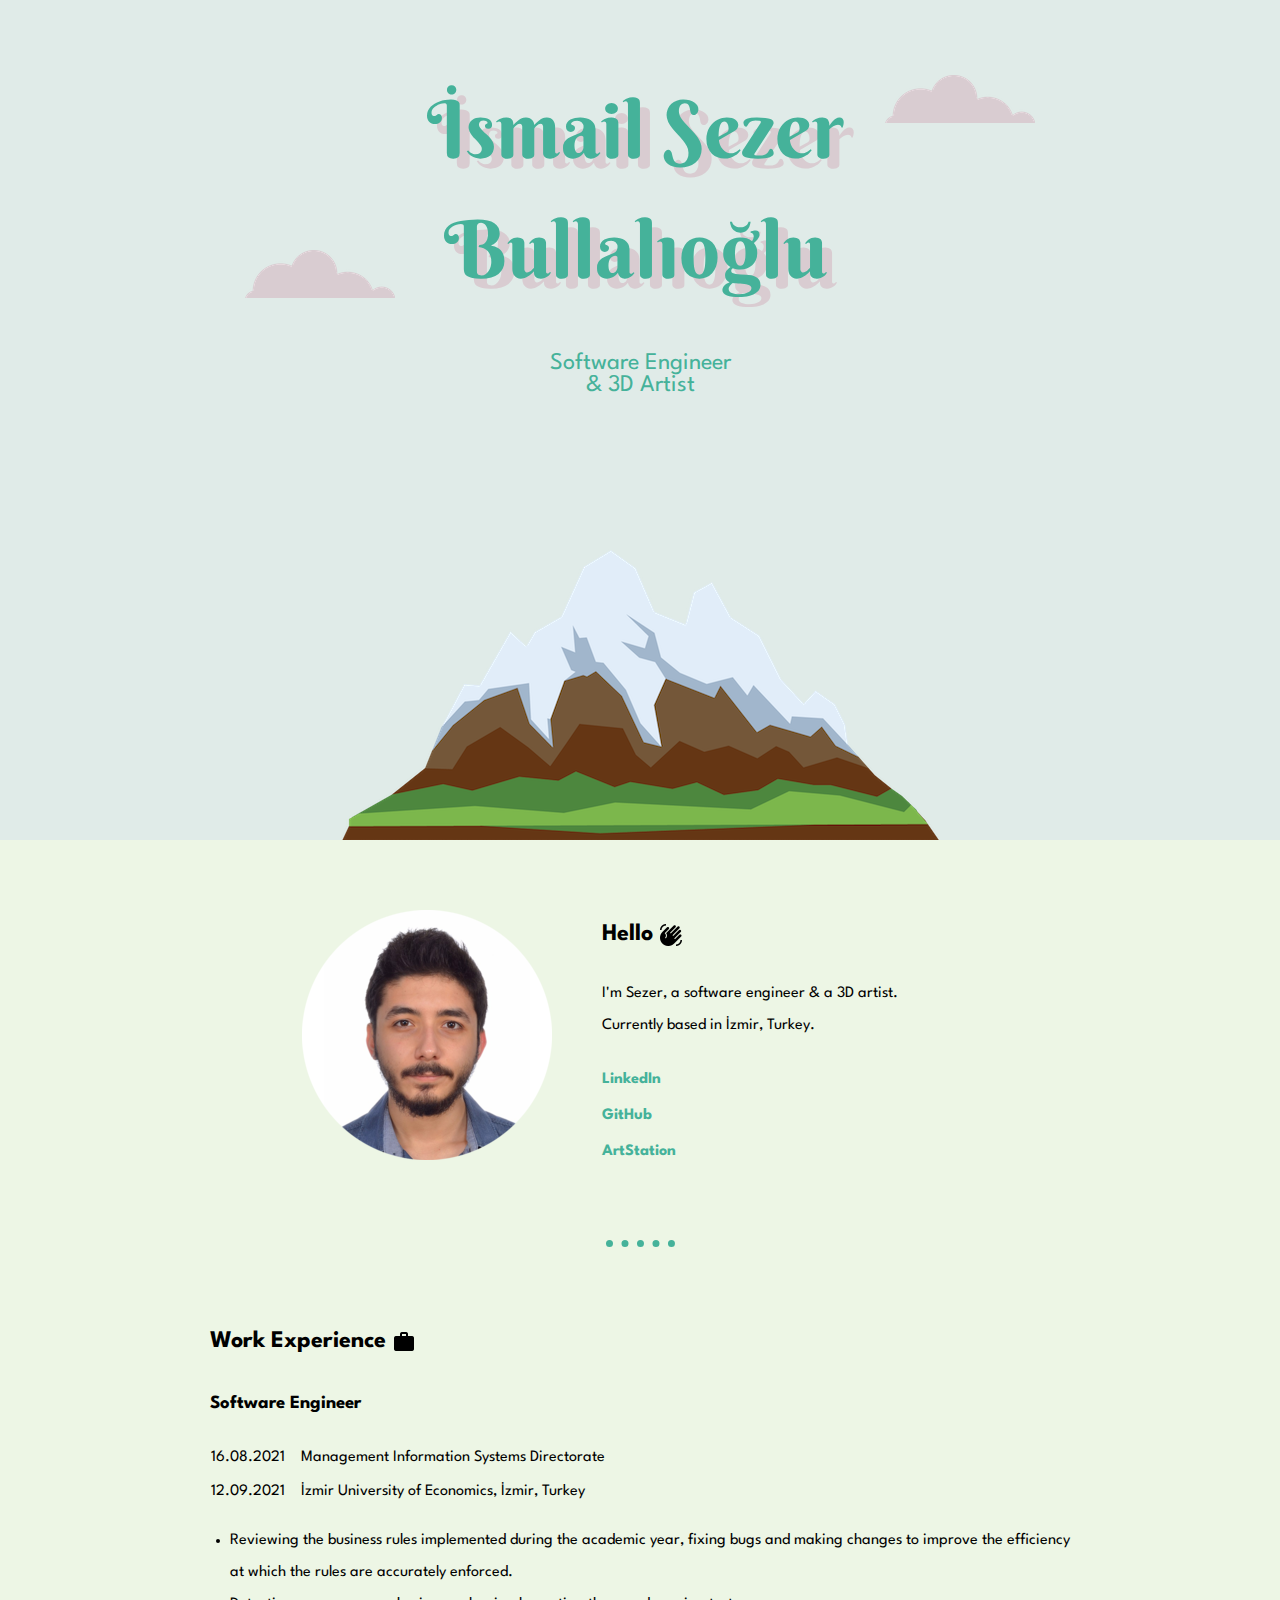
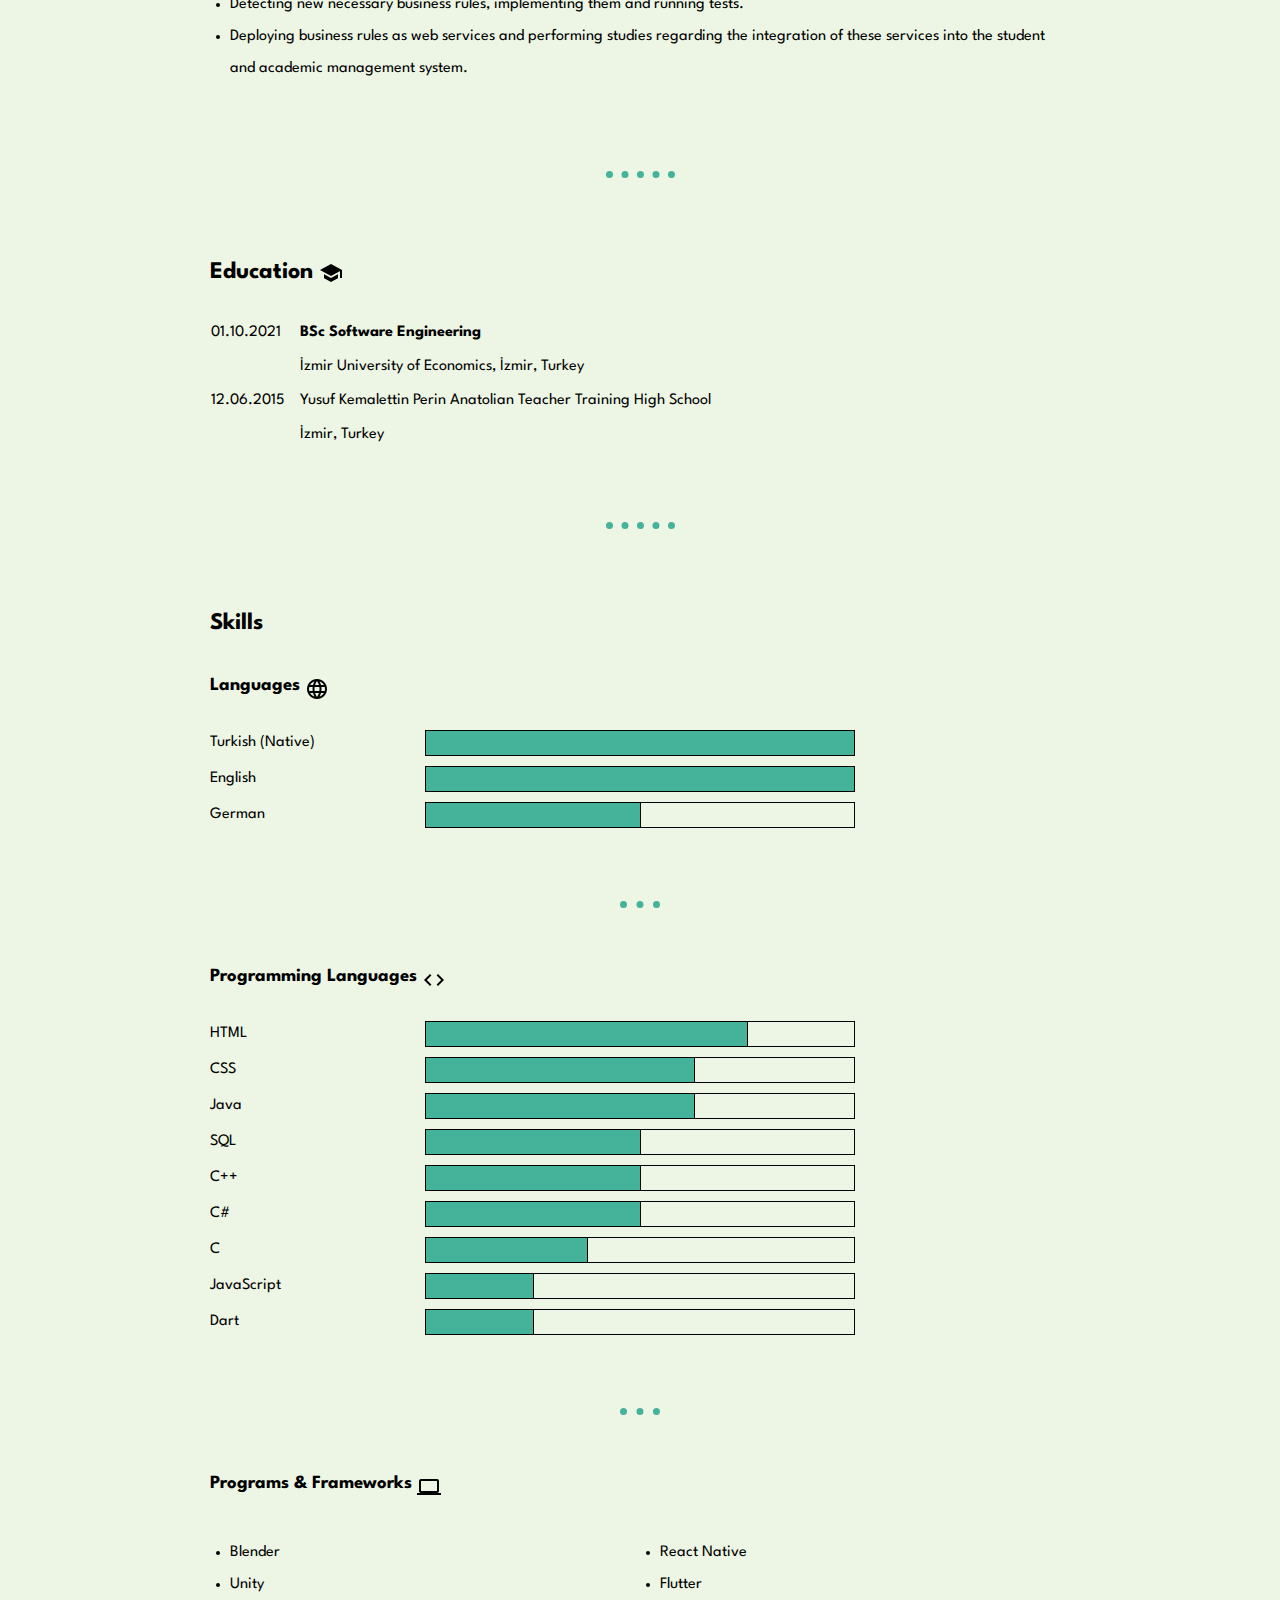
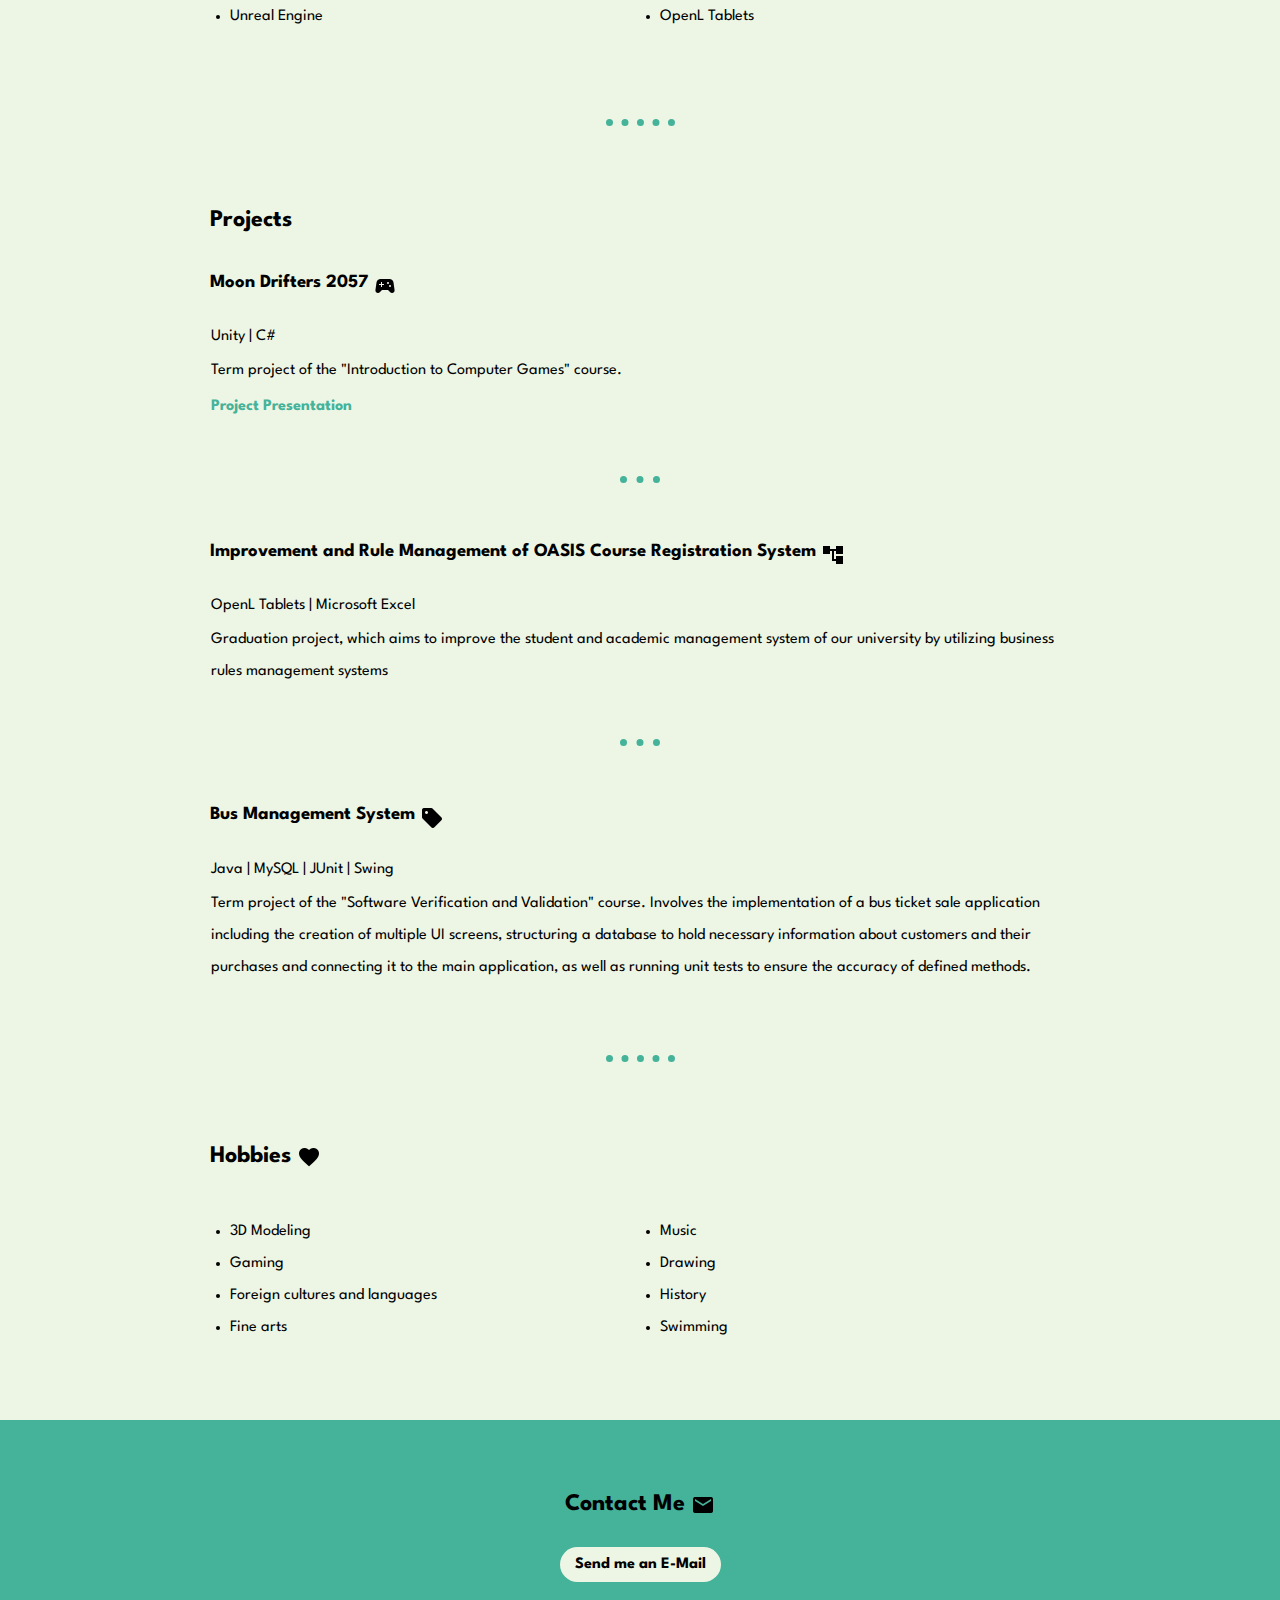
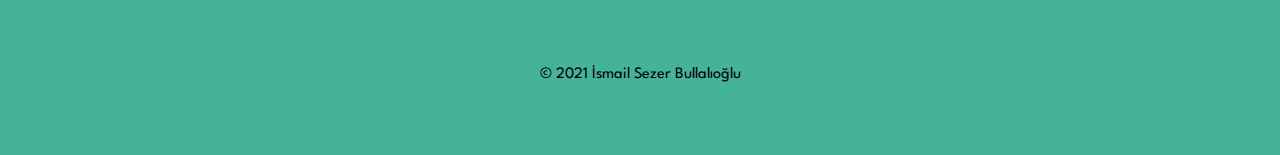
<file: index.html>
<!DOCTYPE html>
<html lang="en">
<head>
    <meta charset="UTF-8">
    <title>İsmail Sezer Bullalıoğlu</title>
    <link rel="stylesheet" href="css/styles.css">
    <link rel="icon" href="icons/SS-favicon.ico">
    <link rel="preconnect" href="https://fonts.googleapis.com">
    <link rel="preconnect" href="https://fonts.gstatic.com" crossorigin>
    <link href="https://fonts.googleapis.com/css2?family=Berkshire+Swash&family=Gwendolyn:wght@400;700&family=Spartan&display=swap" rel="stylesheet">
</head>
<body>
    <div id="top-container">
        <div id="top-inner-container">
            <h1 id="isb-name" style="margin: 0 0 30px">İsmail Sezer<br>Bullalıoğlu</h1>
            <h4>Software Engineer<br>& 3D Artist</h4>
            <img src="images/cloud.png" alt="cloud" class="cloud" id="top-cloud">
            <img src="images/cloud.png" alt="cloud" class="cloud" id="bottom-cloud">
            <img src="images/mountain.png" alt="mountain" class="mountain">
        </div>
    </div>

    <div id="middle-container">
        <div class="inner-container">
            <div class="profile">
                <img class="isb-photo" src="images/isb-circle-resized.png" alt="isb">
                <h2 style="margin-top: 10px">Hello <img class="icon" src="icons/baseline_waving_hand_black_24dp.png" alt="icons-hello"></h2>
                <p style="margin-bottom: 20px;">
                    I'm Sezer, a software engineer & a 3D artist.
                    <br>
                    Currently based in İzmir, Turkey.
                </p>
                <a class="button-middle" href="https://www.linkedin.com/in/ismail-sezer-bullalioglu/">LinkedIn</a>
                <br>
                <a class="button-middle" href="https://github.com/Sezerims">GitHub</a>
                <br>
                <a class="button-middle" href="https://www.artstation.com/sezerims">ArtStation</a>
            </div>
            <hr>
            <div class="work-experience">
                <h2>Work Experience <img class="icon" src="icons/baseline_work_black_24dp.png" alt="icons-work"></h2>
                <h3>Software Engineer</h3>
                <table>
                    <tbody>
                    <tr>
                        <td>16.08.2021</td>
                        <td class="right-cell">Management Information Systems Directorate</td>
                    </tr>
                    <tr>
                        <td>12.09.2021</td>
                        <td class="right-cell">İzmir University of Economics, İzmir, Turkey</td>
                    </tr>
                    </tbody>
                </table>
                <ul>
                    <li>Reviewing the business rules implemented during the academic year,
                        fixing bugs and making changes to improve the efficiency at which
                        the rules are accurately enforced.</li>
                    <li>Detecting new necessary business rules, implementing them and running tests.</li>
                    <li>Deploying business rules as web services and performing studies
                        regarding the integration of these services into the student and
                        academic management system.</li>
                </ul>
            </div>
            <hr>
            <div class="education">
                <h2>Education <img class="icon" src="icons/baseline_school_black_24dp.png" alt="icon-school"></h2>
                <table>
                    <tbody>
                    <tr>
                        <td>01.10.2021</td>
                        <td class="right-cell"><strong>BSc Software Engineering</strong></td>
                    </tr>
                    <tr>
                        <td></td>
                        <td class="right-cell">İzmir University of Economics, İzmir, Turkey</td>
                    </tr>
                    <tr>
                        <td>12.06.2015</td>
                        <td class="right-cell">Yusuf Kemalettin Perin Anatolian Teacher Training High School</td>
                    </tr>
                    <tr>
                        <td></td>
                        <td class="right-cell">İzmir, Turkey</td>
                    </tr>
                    </tbody>
                </table>
            </div>
            <hr>
            <div class="skills">
                <h2>Skills</h2>
                <h3>Languages <img class="icon" src="icons/baseline_language_black_24dp.png" alt="icons-language"></h3>
                <div class="core-container column-left-short">
                    <p>Turkish (Native)</p>
                    <p>English</p>
                    <p>German</p>
                </div>
                <div class="core-container column-right" style="margin-top: 3px;">
                    <div class="progress-bar"><div class="inner-progress-bar"><div class="progress" style="width: 100%;"></div></div></div>
                    <div class="progress-bar"><div class="inner-progress-bar"><div class="progress" style="width: 100%;"></div></div></div>
                    <div class="progress-bar"><div class="inner-progress-bar"><div class="progress" style="width: 50%;"></div></div></div>
                </div>

                <hr class="clear-both hr-mini">

                <h3>Programming Languages <img class="icon" src="icons/baseline_code_black_24dp.png" alt="icons-code"></h3>

                <div class="core-container column-left-short">
                    <p>HTML</p>
                    <p>CSS</p>
                    <p>Java</p>
                    <p>SQL</p>
                    <p>C++</p>
                    <p>C#</p>
                    <p>C</p>
                    <p>JavaScript</p>
                    <p>Dart</p>
                </div>
                <div class="core-container column-right" style="margin-top: 3px;">
                    <div class="progress-bar"><div class="inner-progress-bar"><div class="progress" style="width: 75%;"></div></div></div>
                    <div class="progress-bar"><div class="inner-progress-bar"><div class="progress" style="width: 62.5%;"></div></div></div>
                    <div class="progress-bar"><div class="inner-progress-bar"><div class="progress" style="width: 62.5%;"></div></div></div>
                    <div class="progress-bar"><div class="inner-progress-bar"><div class="progress" style="width: 50%;"></div></div></div>
                    <div class="progress-bar"><div class="inner-progress-bar"><div class="progress" style="width: 50%;"></div></div></div>
                    <div class="progress-bar"><div class="inner-progress-bar"><div class="progress" style="width: 50%;"></div></div></div>
                    <div class="progress-bar"><div class="inner-progress-bar"><div class="progress" style="width: 37.5%;"></div></div></div>
                    <div class="progress-bar"><div class="inner-progress-bar"><div class="progress" style="width: 25%;"></div></div></div>
                    <div class="progress-bar"><div class="inner-progress-bar"><div class="progress" style="width: 25%;"></div></div></div>
                </div>

                <hr class="clear-both hr-mini">

                <h3>Programs & Frameworks <img class="icon" src="icons/baseline_computer_black_24dp.png" alt="icons-computer"></h3>
                <div class="core-container column-left">
                    <ul>
                        <li>Blender</li>
                        <li>Unity</li>
                        <li>Unreal Engine</li>
                    </ul>
                </div>
                <div class="core-container column-right">
                    <ul>
                        <li>React Native</li>
                        <li>Flutter</li>
                        <li>OpenL Tablets</li>
                    </ul>
                </div>
            </div>

            <hr class="clear-both">

            <div class="Projects">
                <h2>Projects</h2>
                <h3>Moon Drifters 2057 <img class="icon" src="icons/baseline_sports_esports_black_24dp.png" alt="icons-controller"></h3>
                <table>
                    <tbody>
                    <tr>
                        <td>Unity | C#</td>
                    </tr>
                    <tr>
                        <td>Term project of the "Introduction to Computer Games" course.</td>
                    </tr>
                    <tr>
                        <td><a class="button-middle" href="https://youtu.be/ysqhZZTZbJw">Project Presentation</a></td>
                    </tr>
                    </tbody>
                </table>
                <hr class="hr-mini">
                <h3>Improvement and Rule Management of OASIS Course Registration System  <img class="icon" src="icons/baseline_account_tree_black_24dp.png" alt="icons-data"></h3>
                <table>
                    <tbody>
                    <tr>
                        <td>OpenL Tablets | Microsoft Excel</td>
                    </tr>
                    <tr>
                        <td>Graduation project, which aims to improve the student and
                            academic management system of our university by utilizing
                            business rules management systems</td>
                    </tr>
                    </tbody>
                </table>
                <hr class="hr-mini">
                <h3>Bus Management System <img class="icon" src="icons/baseline_sell_black_24dp.png" alt="icons-tag"></h3>
                <table>
                    <tbody>
                    <tr>
                        <td>Java | MySQL | JUnit | Swing</td>
                    </tr>
                    <tr>
                        <td>Term project of the "Software Verification and Validation" course.
                            Involves the implementation of a bus ticket sale application including
                            the creation of multiple UI screens, structuring a database to hold
                            necessary information about customers and their purchases and connecting
                            it to the main application, as well as running unit tests to ensure the
                            accuracy of defined methods.</td>
                    </tr>
                    </tbody>
                </table>
            </div>
            <hr>
            <div class="hobbies">
                <h2>Hobbies <img class="icon" src="icons/baseline_favorite_black_24dp.png" alt="icons-heart"></h2>
                    <div class="core-container column-left">
                        <ul>
                            <li>3D Modeling</li>
                            <li>Gaming</li>
                            <li>Foreign cultures and languages</li>
                            <li>Fine arts</li>
                        </ul>
                    </div>
                    <div class="core-container column-right">
                        <ul>
                            <li>Music</li>
                            <li>Drawing</li>
                            <li>History</li>
                            <li>Swimming</li>
                        </ul>
                    </div>
            </div>
        </div>
    </div>

    <div class="container" id="bottom-container">
        <div class="inner-container">
            <div class="contact-me">
                <h2>Contact Me <img class="icon" src="icons/baseline_email_black_24dp.png" alt="icons-email"></h2>
                <a class="button-bottom" href="mailto: bullalioglu@gmail.com">Send me an E-Mail</a>
            </div>
            <br>
            <div class="copyright">
                <p>© 2021 İsmail Sezer Bullalıoğlu</p>
            </div>
        </div>
    </div>
</body>
</html>
</file>
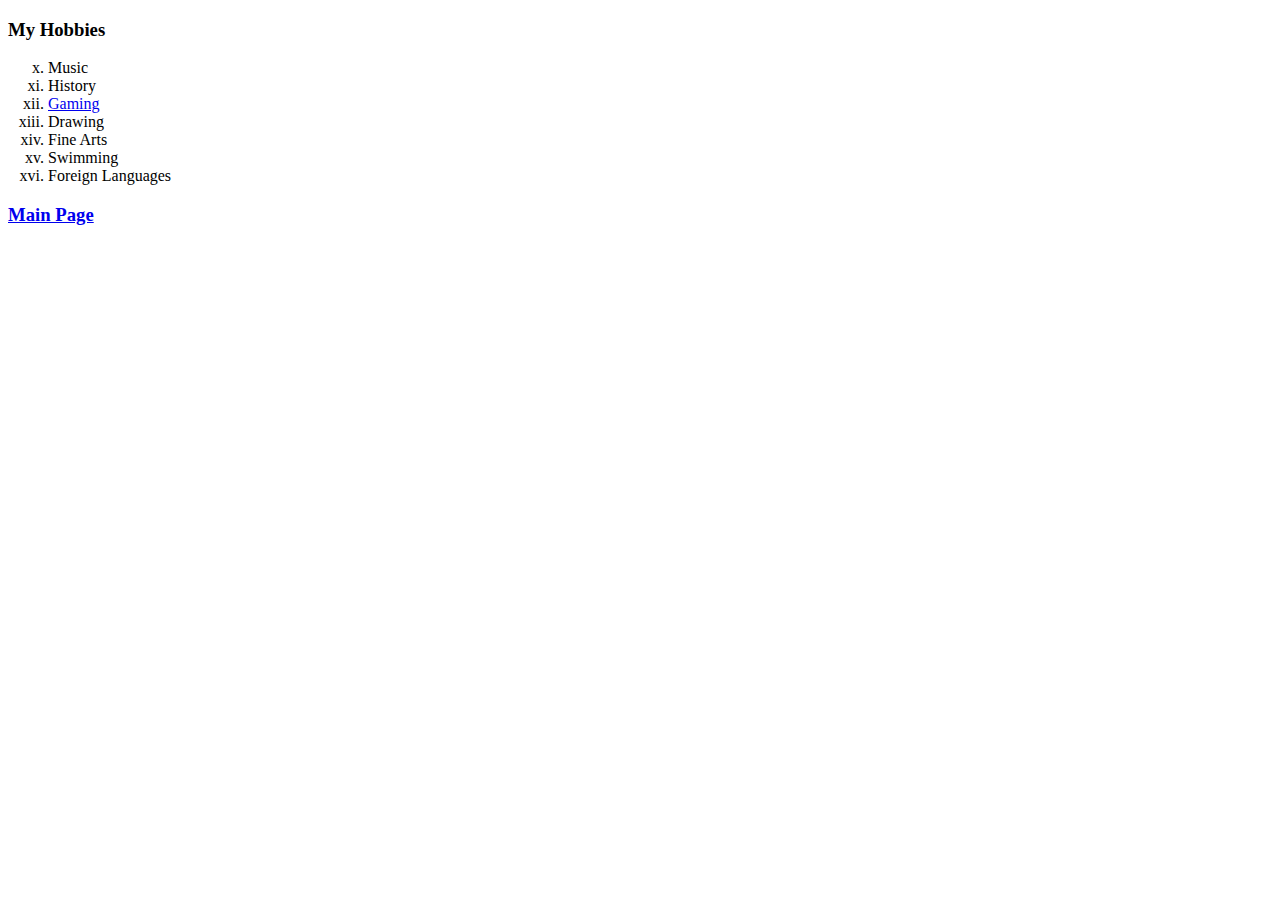
<file: hobbies.html>
<!doctype html>
<html lang="en">
<head>
    <meta charset="UTF-8">
    <meta name="viewport"
          content="width=device-width, user-scalable=no, initial-scale=1.0, maximum-scale=1.0, minimum-scale=1.0">
    <meta http-equiv="X-UA-Compatible" content="ie=edge">
    <title>Hobbies 🎮</title>
</head>
<body>
    <h3>My Hobbies</h3>
    <ol type="i" start="10"> <!-- ordered list (list with numbers) -->
        <li>Music</li>
        <li>History</li>
        <li><a href="https://www.youtube.com/channel/UCZ8KFXsWnEmroZo0IJliq0Q" target="_blank">Gaming</a></li>
        <li>Drawing</li>
        <li>Fine Arts</li>
        <li>Swimming</li>
        <li>Foreign Languages</li>
    </ol>
    <h3><a href="index.html">Main Page</a></h3>
</body>
</html>
</file>
<file: css/styles.css>
body {
    background-color: #F6F6F6;
    margin: 0;
    font-family: 'Spartan', sans-serif;
}

div {
    padding: 20px;
}

h1 {
    line-height: 1.5;
    padding-right: 10px;
}

h2 {
    margin-top: 0;
}

h3 {
    margin-top: 0;
}

h4 {
    font-size: 1.5em;
    font-weight: normal;
    padding-top: 10px;
}

a {
    color: #45B29A;
    font-weight: bold;
    text-decoration: none;
    line-height: 2.25;
}

a:hover {
    color: black;
}

p {
    margin-top: 4px;
    margin-bottom: 4px;
}

table {
    border-spacing: 0;
}

hr {
    border: none;
    border-top: 7px dotted #45B29A;
    margin: 50px auto;
    width: 69px;
}

.hr-mini {
    width: 40px;
}

ul
{
    padding-left: 20px;
}

.right-cell {
    padding-left: 15px;
}

.icon {
    vertical-align: text-top;
}

#isb-name {
    font-size: 5rem;
    font-weight: normal;
    font-family: 'Berkshire Swash', cursive;
    text-shadow: 10px 10px #D9CCD1;
}

#top-container {
    color: #45B29A;
    background-color: #E0EbE8;
    padding: 50px 20px 0;
    z-index: 0;
}

#top-inner-container {
    position: relative;

    margin: auto;
    text-align: center;

    height: 750px;
    width: 750px;
    z-index: 0;
}

.inner-container {
    line-height: 2;
    margin: auto;
    width: 56.25rem;
}

.profile
{
    width: 42.25rem;
    margin: auto;
}

#middle-container {
    background-color: #EDF6E5;
}

.core-container
{
    padding: 0;
    width: 50%;
}

.column-left
{
    float: left;
}

.column-left-short
{
    float: left;
    width: 25%;
}

.column-right
{
    display: inline-block;
}

.column-right-long
{
    display: inline-block;
    width: 75%;
}

.clear-both
{
    clear: both;
}

.progress-bar
{
    background-color: transparent;
    height: 32px;
    margin: 4px 0;
    padding: 0;
}

.inner-progress-bar
{
    border: 1px solid black;
    height: 75%;
    margin: 4px 0;
    padding: 0;
}

.progress
{
    background-color: #45B29A;
    border: 1px solid black;
    height: 100%;
    margin: -1px 0 0 -1px;
    padding: 0;
}

#bottom-container {
    background-color: #45B29A;
    text-align: center;
}

.cloud {
    position: absolute;
}

#top-cloud {
    right: 0;
    top: 25px;
    z-index: -1;
}

#bottom-cloud {
    left: 0;
    top: 200px;
}

.mountain {
    float: none;
    display: block;
    position: absolute;
    right: 0;
    bottom: 0;
    left: 0;
    margin: auto;
}

.isb-photo {
    float: left;
    margin-top: 10px;
    margin-right: 50px;
    width: 250px;
}

.button-bottom {
    background-color: #EDF6E5;
    -webkit-border-radius: 50px;
    -moz-border-radius: 50px;
    border-radius: 50px;
    color: black;
    padding: 10px 15px;
    text-decoration: none;
}

.button-bottom:hover {
    color: #45B29A;
}
</file>
